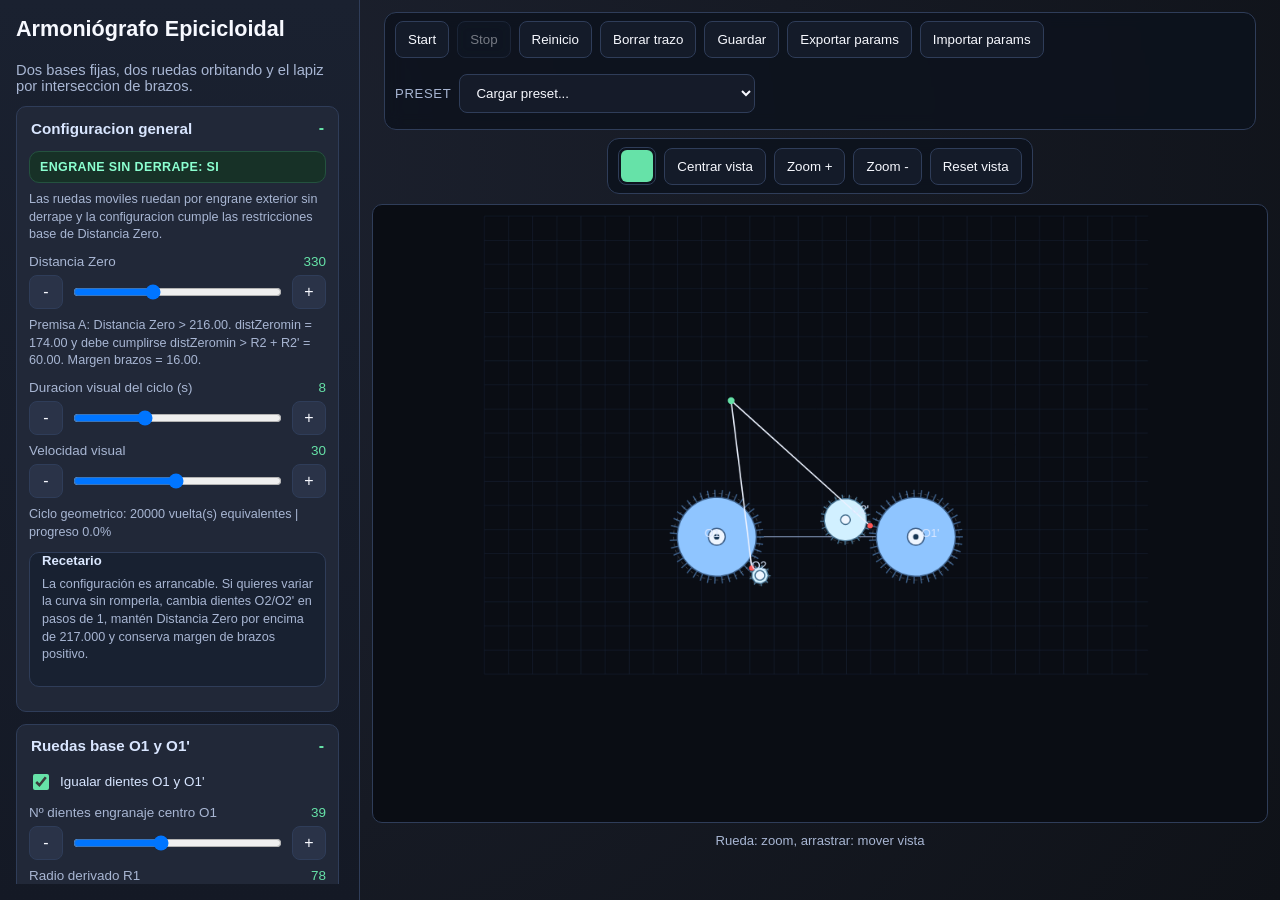
<file: index.html>
<!doctype html>
<html lang="es">
  <head>
    <meta charset="UTF-8" />
    <meta name="viewport" content="width=device-width, initial-scale=1.0" />
    <title>Armoniógrafo Epicicloidal</title>
    <link rel="stylesheet" href="styles.css" />
  </head>
  <body>
    <main class="layout">
      <section class="panel">
        <h1>Armoniógrafo Epicicloidal</h1>
        <p class="subtitle">Dos bases fijas, dos ruedas orbitando y el lapiz por interseccion de brazos.</p>
        <div class="panel-scroll">
          <details class="group" open>
            <summary>Configuracion general</summary>
            <div class="group-body">
              <p id="geometryClosureBadge" class="closure-badge ok">CIERRE DE CURVA EN 1 CICLO: SI</p>
              <p id="geometryClosureHint" class="closure-hint">
                La simulacion solo acepta configuraciones en las que el lapiz existe durante todo el ciclo y vuelve al punto inicial.
              </p>
              <label>Distancia Zero <span data-out="zeroDistance"></span>
                <input type="range" min="180" max="520" step="1" value="330" data-key="zeroDistance" />
              </label>
              <p id="zeroDistanceHint" class="closure-hint"></p>
              <label>Duracion visual del ciclo (s) <span data-out="cycleSeconds"></span>
                <input type="range" min="2" max="20" step="0.5" value="8" data-key="cycleSeconds" />
              </label>
              <label>Velocidad visual <span data-out="playbackSpeed"></span>
                <input type="range" min="1" max="60" step="1" value="30" data-key="playbackSpeed" />
              </label>
              <p id="cycleInfo" class="closure-hint"></p>
              <div class="group recipe-box">
                <div class="group-body">
                  <p class="recipe-title">Recetario</p>
                  <p id="recipeHint" class="closure-hint"></p>
                </div>
              </div>
            </div>
          </details>

          <details class="group" open>
            <summary>Ruedas base O1 y O1'</summary>
            <div class="group-body">
              <label class="sync-toggle">
                <input id="syncBaseTeeth" type="checkbox" data-sync="baseTeeth" checked />
                Igualar dientes O1 y O1'
              </label>
              <label>Nº dientes engranaje centro O1 <span data-out="baseTeethL"></span>
                <input type="range" min="10" max="80" step="1" value="39" data-key="baseTeethL" />
              </label>
              <label>Radio derivado R1 <span data-out="baseRadiusLDerived"></span>
              </label>
              <label>Nº dientes engranaje centro O1' <span data-out="baseTeethR"></span>
                <input type="range" min="10" max="80" step="1" value="39" data-key="baseTeethR" />
              </label>
              <label>Radio derivado R1' <span data-out="baseRadiusRDerived"></span>
              </label>
            </div>
          </details>

          <details class="group" open>
            <summary>Ruedas orbitantes O2 y O2'</summary>
            <div class="group-body">
              <p id="orbitHint" class="closure-hint">
                Una unica velocidad base mueve ambas ruedas dentadas moviles. El dentado fija el radio y la relacion de engrane.
              </p>
              <label class="sync-toggle">
                <input id="syncOrbitTeeth" type="checkbox" data-sync="orbitTeeth" />
                Igualar dientes O2 y O2'
              </label>
              <label>Modulo de diente <span data-out="toothModule"></span>
                <input type="range" min="1" max="4" step="0.1" value="2" data-key="toothModule" />
              </label>
              <label>Dientes O2 <span data-out="orbitTeethL"></span>
                <input type="range" min="8" max="28" step="1" value="9" data-key="orbitTeethL" />
              </label>
              <label>Radio derivado R2 <span data-out="orbitRadiusLDerived"></span>
              </label>
              <label>Dientes O2' <span data-out="orbitTeethR"></span>
                <input type="range" min="8" max="28" step="1" value="21" data-key="orbitTeethR" />
              </label>
              <label>Radio derivado R2' <span data-out="orbitRadiusRDerived"></span>
              </label>
              <label>Velocidad base comun <span data-out="driveSpeed"></span>
                <input type="range" min="0" max="0.02" step="0.001" value="0.004" data-key="driveSpeed" />
              </label>
              <label class="sync-toggle">
                <input id="reverseDriveL" type="checkbox" />
                O2 en sentido horario
              </label>
              <label class="sync-toggle">
                <input id="reverseDriveR" type="checkbox" />
                O2' en sentido horario
              </label>
              <label>Fase angular inicial izquierda <span data-out="phaseL"></span>
                <input type="range" min="0" max="6.283" step="0.01" value="0.73" data-key="phaseL" />
              </label>
              <label>Fase angular inicial derecha <span data-out="phaseR"></span>
                <input type="range" min="0" max="6.283" step="0.01" value="3.38" data-key="phaseR" />
              </label>
            </div>
          </details>

          <details class="group" open>
            <summary>Brazos 1 y 2</summary>
            <div class="group-body">
              <label class="sync-toggle">
                <input id="syncArms" type="checkbox" data-sync="arms" />
                Igualar brazo 1 y brazo 2
              </label>
              <label>Brazo 1 <span data-out="armL"></span>
                <input type="range" min="80" max="700" step="1" value="280" data-key="armL" />
              </label>
              <label>Brazo 2 <span data-out="armR"></span>
                <input type="range" min="80" max="700" step="1" value="310" data-key="armR" />
              </label>
            </div>
          </details>

          <details class="group" open>
            <summary>Ecuacion del lapiz</summary>
            <div class="group-body">
              <p id="guaranteeBadge" class="guarantee-badge ok">GARANTIA GLOBAL: SI</p>
              <pre id="equationText" class="equation"></pre>
              <p id="pointNow" class="equation-now"></p>
            </div>
          </details>

          <p id="status" class="status">Listo para iniciar.</p>
        </div>
      </section>

      <section class="stage-wrap">
        <div class="canvas-toolbar canvas-toolbar-top">
          <div class="toolbar-group">
            <button id="start">Start</button>
            <button id="stop">Stop</button>
            <button id="resetSim">Reinicio</button>
            <button id="clear">Borrar trazo</button>
            <button id="save">Guardar</button>
            <button id="exportParams">Exportar params</button>
            <button id="importParams">Importar params</button>
            <input id="importParamsFile" type="file" accept="application/json" hidden />
            <label class="toolbar-select-wrap" for="presetSelect">
              <span class="toolbar-select-label">Preset</span>
              <select id="presetSelect" class="toolbar-select" disabled>
                <option value="">Cargando presets...</option>
              </select>
            </label>
          </div>
          <div class="toolbar-group">
            <input id="traceColor" class="color-input" type="color" value="#66e2a8" aria-label="Color de linea" />
            <button id="centerView">Centrar vista</button>
            <button id="zoomIn">Zoom +</button>
            <button id="zoomOut">Zoom -</button>
            <button id="zoomReset">Reset vista</button>
          </div>
        </div>
        <div class="stage-shell">
          <canvas id="stage" width="1100" height="760"></canvas>
        </div>
        <p class="canvas-hint">Rueda: zoom, arrastrar: mover vista</p>
      </section>
    </main>

    <script src="app.js"></script>
  </body>
</html>
</file>
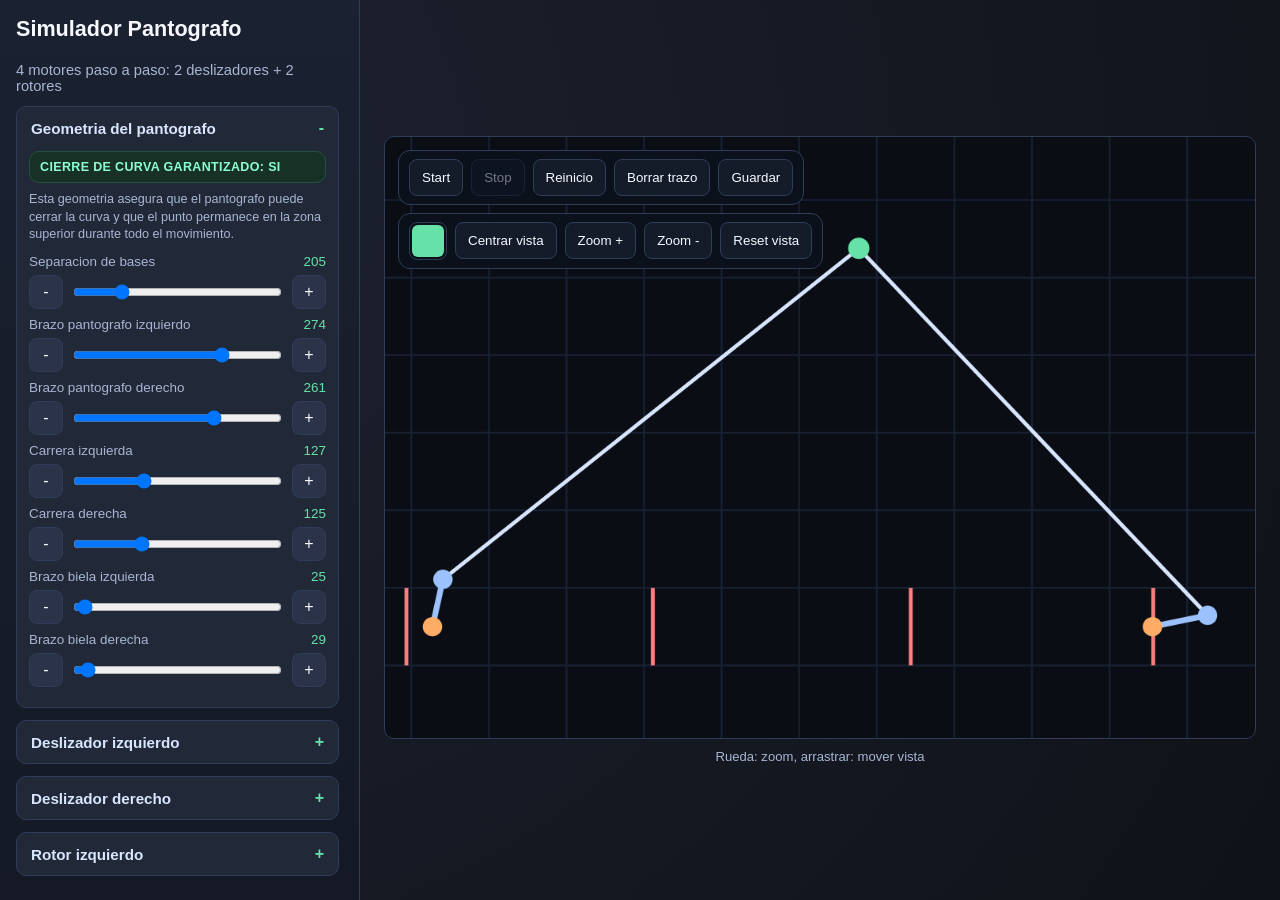
<file: old/index.html>
<!doctype html>
<html lang="es">
  <head>
    <meta charset="UTF-8" />
    <meta name="viewport" content="width=device-width, initial-scale=1.0" />
    <title>Simulador Pantografo 4 Motores</title>
    <link rel="stylesheet" href="styles.css" />
  </head>
  <body>
    <main class="layout">
      <section class="panel">
        <h1>Simulador Pantografo</h1>
        <p class="subtitle">4 motores paso a paso: 2 deslizadores + 2 rotores</p>
        <div class="panel-scroll">
          <details class="group" open>
            <summary>Geometria del pantografo</summary>
            <div class="group-body">
              <p id="geometryClosureBadge" class="closure-badge ok">CIERRE DE CURVA GARANTIZADO: SI</p>
              <p id="geometryClosureHint" class="closure-hint">
                Esta geometria asegura que el pantografo puede cerrar la curva y que el punto permanece en la zona superior durante todo el movimiento.
              </p>
              <label>Separacion de bases <span data-out="baseGap"></span>
                <input type="range" min="120" max="520" step="1" value="205" data-key="baseGap" />
              </label>
              <label>Brazo pantografo izquierdo <span data-out="linkL"></span>
                <input type="range" min="40" max="360" step="1" value="274" data-key="linkL" />
              </label>
              <label>Brazo pantografo derecho <span data-out="linkR"></span>
                <input type="range" min="40" max="360" step="1" value="261" data-key="linkR" />
              </label>
              <label>Carrera izquierda <span data-out="strokeL"></span>
                <input type="range" min="20" max="350" step="1" value="127" data-key="strokeL" />
              </label>
              <label>Carrera derecha <span data-out="strokeR"></span>
                <input type="range" min="20" max="350" step="1" value="125" data-key="strokeR" />
              </label>
              <label>Brazo biela izquierda <span data-out="armL"></span>
                <input type="range" min="20" max="260" step="1" value="25" data-key="armL" />
              </label>
              <label>Brazo biela derecha <span data-out="armR"></span>
                <input type="range" min="20" max="260" step="1" value="29" data-key="armR" />
              </label>
            </div>
          </details>

          <details class="group">
            <summary>Deslizador izquierdo</summary>
            <div class="group-body">
              <label>Frecuencia (Hz) <span data-out="slideFreqL"></span>
                <input type="range" min="0" max="2" step="0.01" value="0.6" data-key="slideFreqL" />
              </label>
              <label>Fase (rad) <span data-out="slidePhaseL"></span>
                <input type="range" min="0" max="6.283" step="0.01" value="4.05" data-key="slidePhaseL" />
              </label>
            </div>
          </details>

          <details class="group">
            <summary>Deslizador derecho</summary>
            <div class="group-body">
              <label>Frecuencia (Hz) <span data-out="slideFreqR"></span>
                <input type="range" min="0" max="2" step="0.01" value="0.3" data-key="slideFreqR" />
              </label>
              <label>Fase (rad) <span data-out="slidePhaseR"></span>
                <input type="range" min="0" max="6.283" step="0.01" value="1.46" data-key="slidePhaseR" />
              </label>
            </div>
          </details>

          <details class="group">
            <summary>Rotor izquierdo</summary>
            <div class="group-body">
              <label>Frecuencia (Hz) <span data-out="rotFreqL"></span>
                <input type="range" min="-3" max="3" step="0.01" value="0.6" data-key="rotFreqL" />
              </label>
              <label>Fase (rad) <span data-out="rotPhaseL"></span>
                <input type="range" min="0" max="6.283" step="0.01" value="4.93" data-key="rotPhaseL" />
              </label>
            </div>
          </details>

          <details class="group">
            <summary>Rotor derecho</summary>
            <div class="group-body">
              <label>Frecuencia (Hz) <span data-out="rotFreqR"></span>
                <input type="range" min="-3" max="3" step="0.01" value="-1" data-key="rotFreqR" />
              </label>
              <label>Fase (rad) <span data-out="rotPhaseR"></span>
                <input type="range" min="0" max="6.283" step="0.01" value="6.08" data-key="rotPhaseR" />
              </label>
            </div>
          </details>

          <details class="group" open>
            <summary>Ecuacion del punto trazador</summary>
            <div class="group-body">
            <p id="guaranteeBadge" class="guarantee-badge ok">GARANTIA GLOBAL: SI</p>
            <pre id="equationText" class="equation"></pre>
            <p id="pointNow" class="equation-now"></p>
            </div>
          </details>

          <p id="status" class="status">Listo para iniciar.</p>
        </div>
      </section>

      <section class="stage-wrap">
        <div class="stage-shell">
          <div class="canvas-toolbar canvas-toolbar-left">
            <div class="toolbar-group">
              <button id="start">Start</button>
              <button id="stop">Stop</button>
              <button id="resetSim">Reinicio</button>
              <button id="clear">Borrar trazo</button>
              <button id="save">Guardar</button>
            </div>
            <div class="toolbar-group">
              <input id="traceColor" class="color-input" type="color" value="#66e2a8" aria-label="Color de linea" />
              <button id="centerView">Centrar vista</button>
              <button id="zoomIn">Zoom +</button>
              <button id="zoomOut">Zoom -</button>
              <button id="zoomReset">Reset vista</button>
            </div>
          </div>
          <canvas id="stage" width="1100" height="760"></canvas>
        </div>
        <p class="canvas-hint">Rueda: zoom, arrastrar: mover vista</p>
      </section>
    </main>

    <script src="app.js"></script>
  </body>
</html>
</file>
<file: styles.css>
:root {
  --bg: #0f1218;
  --panel: #171c26;
  --card: #212838;
  --line: #2f3d59;
  --text: #f7f9ff;
  --muted: #a8b6d3;
  --accent: #66e2a8;
  --danger: #ff7e7e;
}

* {
  box-sizing: border-box;
}

html,
body {
  height: 100%;
}

body {
  margin: 0;
  font-family: "Segoe UI", Tahoma, Geneva, Verdana, sans-serif;
  color: var(--text);
  background: radial-gradient(circle at 10% 20%, #1d2230, var(--bg));
  overflow: hidden;
}

.layout {
  min-height: 100dvh;
}

.panel {
  position: fixed;
  inset: 0 auto 0 0;
  width: 360px;
  padding: 16px;
  display: flex;
  flex-direction: column;
  gap: 12px;
  border-right: 1px solid var(--line);
  background: linear-gradient(180deg, #1a2130, #141925);
  overflow: hidden;
}

h1 {
  margin: 0;
  font-size: 1.35rem;
}

.subtitle {
  margin: 8px 0 0;
  color: var(--muted);
  font-size: 0.92rem;
}

.panel-scroll {
  flex: 1;
  min-height: 0;
  overflow-y: auto;
  overflow-x: hidden;
  padding-right: 4px;
}

.group {
  margin-bottom: 12px;
  border: 1px solid var(--line);
  border-radius: 10px;
  background: var(--card);
  overflow: hidden;
}

summary {
  list-style: none;
  cursor: pointer;
  padding: 12px 14px;
  font-size: 0.95rem;
  font-weight: 600;
  color: #d9e6ff;
  display: flex;
  align-items: center;
  justify-content: space-between;
}

summary::-webkit-details-marker {
  display: none;
}

summary::after {
  content: "+";
  color: var(--accent);
  font-size: 1rem;
}

details[open] summary::after {
  content: "-";
}

.group-body {
  padding: 0 12px 12px;
}

.closure-badge {
  margin: 2px 0 8px;
  padding: 8px 10px;
  border-radius: 10px;
  font-size: 0.78rem;
  font-weight: 700;
  letter-spacing: 0.03em;
  border: 1px solid transparent;
}

.closure-badge.ok {
  color: #8bffd0;
  background: #173127;
  border-color: #24523f;
}

.closure-badge.bad {
  color: #ffc1c1;
  background: #321c1f;
  border-color: #6f2d35;
}

.closure-hint {
  margin: 0 0 10px;
  color: var(--muted);
  font-size: 0.79rem;
  line-height: 1.4;
}

.recipe-box {
  margin-top: 8px;
  background: #182131;
}

.recipe-title {
  margin: 0 0 8px;
  color: #dbe8ff;
  font-size: 0.82rem;
  font-weight: 700;
}

label {
  display: block;
  font-size: 0.84rem;
  margin: 8px 0;
  color: var(--muted);
}

.sync-toggle {
  display: flex;
  align-items: center;
  gap: 8px;
  margin: 4px 0 12px;
  color: #d7e5ff;
}

.sync-toggle input[type="checkbox"] {
  width: 16px;
  height: 16px;
  accent-color: var(--accent);
}

input[type="range"] {
  width: 100%;
  min-width: 0;
}

.range-stepper {
  display: flex;
  gap: 8px;
  align-items: center;
  margin-top: 6px;
  width: 100%;
}

.range-nudge {
  display: inline-flex;
  align-items: center;
  justify-content: center;
  flex: 0 0 34px;
  width: 34px;
  height: 34px;
  padding: 6px 0;
  border-radius: 8px;
  font-size: 1rem;
  line-height: 1;
}

span[data-out] {
  color: var(--accent);
  float: right;
}

.status {
  margin: 10px 0;
  padding: 8px 10px;
  border: 1px solid var(--line);
  border-radius: 8px;
  background: #1d2638;
  color: var(--accent);
  font-size: 0.84rem;
}

.status.error {
  color: var(--danger);
  border-color: #7a3945;
  background: #2a1a21;
}

.equation {
  margin: 0;
  padding: 10px;
  border: 1px solid var(--line);
  border-radius: 8px;
  background: #111826;
  color: #d7e5ff;
  font-size: 0.77rem;
  line-height: 1.35;
  white-space: pre-wrap;
}

.equation-now {
  margin: 8px 0 0;
  color: var(--accent);
  font-size: 0.82rem;
}

.guarantee-badge {
  margin: 0 0 8px;
  padding: 7px 10px;
  border-radius: 999px;
  display: inline-block;
  font-size: 0.77rem;
  font-weight: 700;
  letter-spacing: 0.03em;
  border: 1px solid transparent;
}

.guarantee-badge.ok {
  color: #8bffd0;
  background: #173127;
  border-color: #24523f;
}

.guarantee-badge.bad {
  color: #ffc1c1;
  background: #321c1f;
  border-color: #6f2d35;
}

button {
  border: 1px solid var(--line);
  background: #2a3348;
  color: var(--text);
  border-radius: 8px;
  padding: 10px 12px;
  cursor: pointer;
}

button:hover {
  border-color: var(--accent);
}

.stage-wrap {
  position: fixed;
  inset: 0 0 0 360px;
  padding: 12px;
  display: flex;
  flex-direction: column;
  align-items: center;
  justify-content: flex-start;
  gap: 10px;
  overflow: hidden;
}

.stage-shell {
  width: 1100px;
  height: 760px;
  max-width: 100%;
  aspect-ratio: 1100 / 760;
}

.canvas-toolbar {
  display: flex;
  flex-wrap: wrap;
  justify-content: center;
  gap: 8px;
  width: min(calc(100vw - 408px), 1100px);
  max-width: 1100px;
}

.canvas-toolbar button {
  background: rgba(22, 29, 43, 0.92);
  backdrop-filter: blur(6px);
}

.toolbar-group {
  display: flex;
  gap: 8px;
  flex-wrap: wrap;
  align-items: center;
  padding: 8px 10px;
  border: 1px solid var(--line);
  border-radius: 12px;
  background: rgba(13, 18, 29, 0.84);
  backdrop-filter: blur(8px);
}

.toolbar-select-wrap {
  display: flex;
  align-items: center;
  gap: 8px;
  color: var(--muted);
  font-size: 0.82rem;
}

.toolbar-select-label {
  text-transform: uppercase;
  letter-spacing: 0.05em;
}

.toolbar-select {
  min-width: 220px;
  border: 1px solid var(--line);
  background: rgba(22, 29, 43, 0.92);
  color: var(--text);
  border-radius: 8px;
  padding: 10px 12px;
  cursor: pointer;
}

.toolbar-select:hover {
  border-color: var(--accent);
}

.toolbar-select:disabled {
  cursor: not-allowed;
  opacity: 0.45;
}

.color-control {
  color: var(--muted);
  font-size: 0.78rem;
}

.color-input {
  width: 38px;
  height: 38px;
  padding: 0;
  border: 1px solid var(--line);
  border-radius: 8px;
  background: transparent;
  cursor: pointer;
}

.color-input::-webkit-color-swatch-wrapper {
  padding: 2px;
}

.color-input::-webkit-color-swatch {
  border: 0;
  border-radius: 6px;
}

.canvas-toolbar button:disabled {
  cursor: not-allowed;
  opacity: 0.45;
}

#stage {
  display: block;
  width: 100%;
  height: 100%;
  border: 1px solid var(--line);
  border-radius: 10px;
  background: #0a0d14;
  cursor: grab;
}

#stage.dragging {
  cursor: grabbing;
}

.canvas-hint {
  margin: 0;
  color: var(--muted);
  font-size: 0.82rem;
}

@media (max-width: 980px) {
  body {
    overflow: auto;
  }

  .layout {
    min-height: auto;
  }

  .panel {
    position: static;
    width: auto;
    height: auto;
    display: block;
    border-right: 0;
    border-bottom: 1px solid var(--line);
    overflow: visible;
  }

  .panel-scroll {
    overflow: visible;
    padding-right: 0;
  }

  .canvas-toolbar {
    width: 100%;
    margin-bottom: 0;
  }

  .toolbar-select {
    min-width: 0;
    width: 100%;
  }

  .stage-shell {
    width: 100%;
    aspect-ratio: 1100 / 760;
  }

  .stage-wrap {
    position: static;
    inset: auto;
    height: auto;
    overflow: visible;
    display: flex;
  }

  #stage {
    height: 100%;
  }
}
</file>
<file: old/styles.css>
:root {
  --bg: #0f1218;
  --panel: #171c26;
  --card: #212838;
  --line: #2f3d59;
  --text: #f7f9ff;
  --muted: #a8b6d3;
  --accent: #66e2a8;
  --danger: #ff7e7e;
}

* {
  box-sizing: border-box;
}

html,
body {
  height: 100%;
}

body {
  margin: 0;
  font-family: "Segoe UI", Tahoma, Geneva, Verdana, sans-serif;
  color: var(--text);
  background: radial-gradient(circle at 10% 20%, #1d2230, var(--bg));
  overflow: hidden;
}

.layout {
  min-height: 100dvh;
}

.panel {
  position: fixed;
  inset: 0 auto 0 0;
  width: 360px;
  padding: 16px;
  display: flex;
  flex-direction: column;
  gap: 12px;
  border-right: 1px solid var(--line);
  background: linear-gradient(180deg, #1a2130, #141925);
  overflow: hidden;
}

h1 {
  margin: 0;
  font-size: 1.35rem;
}

.subtitle {
  margin: 8px 0 0;
  color: var(--muted);
  font-size: 0.92rem;
}

.panel-scroll {
  flex: 1;
  min-height: 0;
  overflow-y: auto;
  overflow-x: hidden;
  padding-right: 4px;
}

.group {
  margin-bottom: 12px;
  border: 1px solid var(--line);
  border-radius: 10px;
  background: var(--card);
  overflow: hidden;
}

summary {
  list-style: none;
  cursor: pointer;
  padding: 12px 14px;
  font-size: 0.95rem;
  font-weight: 600;
  color: #d9e6ff;
  display: flex;
  align-items: center;
  justify-content: space-between;
}

summary::-webkit-details-marker {
  display: none;
}

summary::after {
  content: "+";
  color: var(--accent);
  font-size: 1rem;
}

details[open] summary::after {
  content: "-";
}

.group-body {
  padding: 0 12px 12px;
}

.closure-badge {
  margin: 2px 0 8px;
  padding: 8px 10px;
  border-radius: 10px;
  font-size: 0.78rem;
  font-weight: 700;
  letter-spacing: 0.03em;
  border: 1px solid transparent;
}

.closure-badge.ok {
  color: #8bffd0;
  background: #173127;
  border-color: #24523f;
}

.closure-badge.bad {
  color: #ffc1c1;
  background: #321c1f;
  border-color: #6f2d35;
}

.closure-hint {
  margin: 0 0 10px;
  color: var(--muted);
  font-size: 0.79rem;
  line-height: 1.4;
}

label {
  display: block;
  font-size: 0.84rem;
  margin: 8px 0;
  color: var(--muted);
}

input[type="range"] {
  width: 100%;
  min-width: 0;
}

.range-stepper {
  display: flex;
  gap: 8px;
  align-items: center;
  margin-top: 6px;
  width: 100%;
}

.range-nudge {
  display: inline-flex;
  align-items: center;
  justify-content: center;
  flex: 0 0 34px;
  width: 34px;
  height: 34px;
  padding: 6px 0;
  border-radius: 8px;
  font-size: 1rem;
  line-height: 1;
}

span[data-out] {
  color: var(--accent);
  float: right;
}

.status {
  margin: 10px 0;
  padding: 8px 10px;
  border: 1px solid var(--line);
  border-radius: 8px;
  background: #1d2638;
  color: var(--accent);
  font-size: 0.84rem;
}

.status.error {
  color: var(--danger);
  border-color: #7a3945;
  background: #2a1a21;
}

.equation {
  margin: 0;
  padding: 10px;
  border: 1px solid var(--line);
  border-radius: 8px;
  background: #111826;
  color: #d7e5ff;
  font-size: 0.77rem;
  line-height: 1.35;
  white-space: pre-wrap;
}

.equation-now {
  margin: 8px 0 0;
  color: var(--accent);
  font-size: 0.82rem;
}

.guarantee-badge {
  margin: 0 0 8px;
  padding: 7px 10px;
  border-radius: 999px;
  display: inline-block;
  font-size: 0.77rem;
  font-weight: 700;
  letter-spacing: 0.03em;
  border: 1px solid transparent;
}

.guarantee-badge.ok {
  color: #8bffd0;
  background: #173127;
  border-color: #24523f;
}

.guarantee-badge.bad {
  color: #ffc1c1;
  background: #321c1f;
  border-color: #6f2d35;
}

button {
  border: 1px solid var(--line);
  background: #2a3348;
  color: var(--text);
  border-radius: 8px;
  padding: 10px 12px;
  cursor: pointer;
}

button:hover {
  border-color: var(--accent);
}

.stage-wrap {
  position: fixed;
  inset: 0 0 0 360px;
  padding: 12px;
  display: flex;
  flex-direction: column;
  align-items: center;
  justify-content: center;
  gap: 10px;
  overflow: hidden;
}

.stage-shell {
  position: relative;
  width: min(calc(100vw - 408px), 1100px);
  max-width: 1100px;
  max-height: calc(100dvh - 72px);
}

.canvas-toolbar {
  position: absolute;
  top: 14px;
  left: 14px;
  z-index: 2;
  display: flex;
  flex-direction: column;
  align-items: flex-start;
  gap: 8px;
}

.canvas-toolbar-left {
  left: 14px;
}

.canvas-toolbar button {
  background: rgba(22, 29, 43, 0.92);
  backdrop-filter: blur(6px);
}

.toolbar-group {
  display: flex;
  gap: 8px;
  flex-wrap: wrap;
  align-items: center;
  padding: 8px 10px;
  border: 1px solid var(--line);
  border-radius: 12px;
  background: rgba(13, 18, 29, 0.84);
  backdrop-filter: blur(8px);
}

.color-control {
  color: var(--muted);
  font-size: 0.78rem;
}

.color-input {
  width: 38px;
  height: 38px;
  padding: 0;
  border: 1px solid var(--line);
  border-radius: 8px;
  background: transparent;
  cursor: pointer;
}

.color-input::-webkit-color-swatch-wrapper {
  padding: 2px;
}

.color-input::-webkit-color-swatch {
  border: 0;
  border-radius: 6px;
}

.canvas-toolbar button:disabled {
  cursor: not-allowed;
  opacity: 0.45;
}

#stage {
  display: block;
  width: 100%;
  max-height: calc(100dvh - 72px);
  height: auto;
  border: 1px solid var(--line);
  border-radius: 10px;
  background: #0a0d14;
  cursor: grab;
}

#stage.dragging {
  cursor: grabbing;
}

.canvas-hint {
  margin: 0;
  color: var(--muted);
  font-size: 0.82rem;
}

@media (max-width: 980px) {
  body {
    overflow: auto;
  }

  .layout {
    min-height: auto;
  }

  .panel {
    position: static;
    width: auto;
    height: auto;
    display: block;
    border-right: 0;
    border-bottom: 1px solid var(--line);
    overflow: visible;
  }

  .panel-scroll {
    overflow: visible;
    padding-right: 0;
  }

  .canvas-toolbar {
    position: static;
    margin-bottom: 8px;
  }

  .stage-shell {
    width: 100%;
    max-height: none;
  }

  .stage-wrap {
    position: static;
    inset: auto;
    height: auto;
    overflow: visible;
    display: flex;
  }

  #stage {
    max-height: none;
  }
}
</file>
